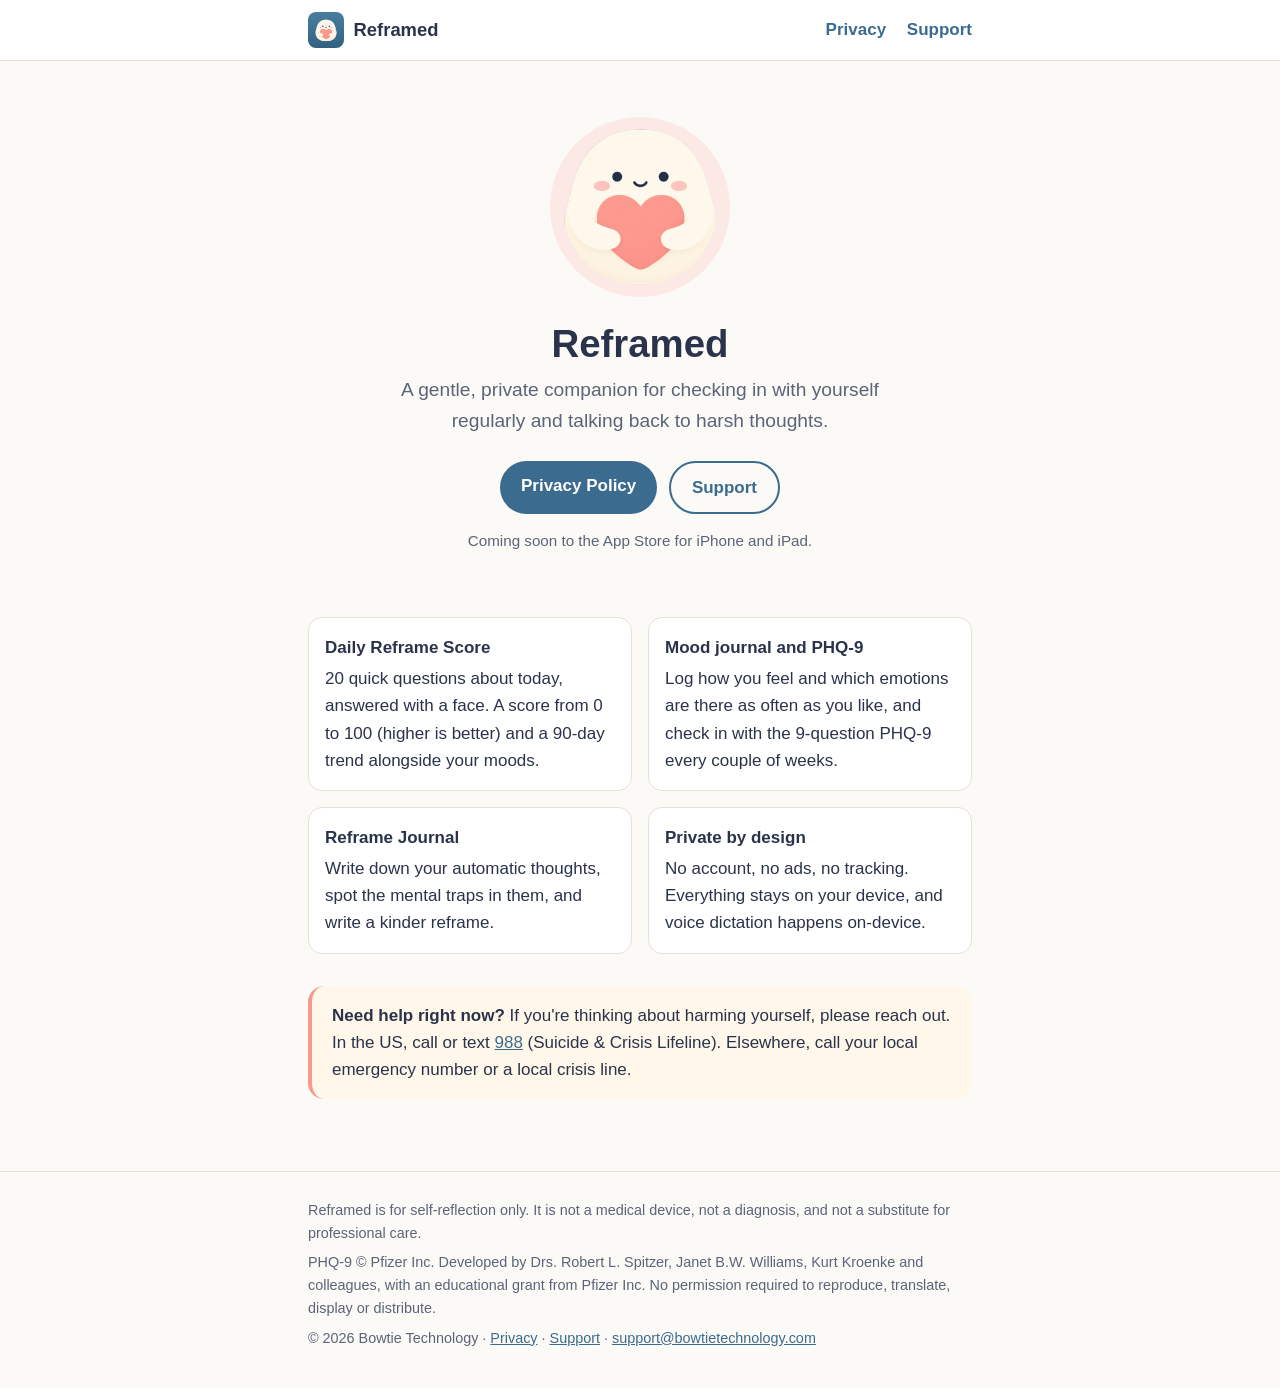
<file: index.html>
<!doctype html>
<html lang="en">
<head>
  <meta charset="utf-8">
  <meta name="viewport" content="width=device-width, initial-scale=1">
  <title>Reframed: Mood &amp; Thoughts</title>
  <meta name="description" content="Reframed is a gentle, private self-help app with a Daily Reframe Score, a mood journal, PHQ-9 check-ins, and a Reframe Journal for working through unkind thoughts. No account, no tracking, everything stays on your device.">
  <meta name="referrer" content="no-referrer">
  <link rel="icon" type="image/png" href="favicon.png">
  <link rel="apple-touch-icon" href="apple-touch-icon.png">
  <link rel="stylesheet" href="assets/style.css">
</head>
<body>
  <a class="skip" href="#main">Skip to content</a>
  <header class="site">
    <div class="inner">
      <a class="brand" href="./"><img src="assets/app-icon.png" alt="">Reframed</a>
      <nav class="site" aria-label="Main">
        <a href="privacy/">Privacy</a>
        <a href="support/">Support</a>
      </nav>
    </div>
  </header>

  <main id="main">
    <section class="hero">
      <img class="mascot" src="assets/mascot-256.png" width="180" height="180" alt="Heart Hugger, a soft cream character hugging a coral heart">
      <h1>Reframed</h1>
      <p class="tagline">A gentle, private companion for checking in with yourself regularly and talking back to harsh thoughts.</p>
      <div class="buttons">
        <a class="button" href="privacy/">Privacy Policy</a>
        <a class="button secondary" href="support/">Support</a>
      </div>
      <p class="coming-soon">Coming soon to the App Store for iPhone and iPad.</p>
    </section>

    <ul class="features">
      <li><strong>Daily Reframe Score</strong>20 quick questions about today, answered with a face. A score from 0 to 100 (higher is better) and a 90-day trend alongside your moods.</li>
      <li><strong>Mood journal and PHQ-9</strong>Log how you feel and which emotions are there as often as you like, and check in with the 9-question PHQ-9 every couple of weeks.</li>
      <li><strong>Reframe Journal</strong>Write down your automatic thoughts, spot the mental traps in them, and write a kinder reframe.</li>
      <li><strong>Private by design</strong>No account, no ads, no tracking. Everything stays on your device, and voice dictation happens on-device.</li>
    </ul>

    <div class="card crisis">
      <p><strong>Need help right now?</strong> If you're thinking about harming yourself, please reach out. In the US, call or text <a href="tel:988">988</a> (Suicide &amp; Crisis Lifeline). Elsewhere, call your local emergency number or a local crisis line.</p>
    </div>
  </main>

  <footer class="site">
    <div class="inner">
      <p>Reframed is for self-reflection only. It is not a medical device, not a diagnosis, and not a substitute for professional care.</p>
      <p>PHQ-9 &copy; Pfizer Inc. Developed by Drs. Robert L. Spitzer, Janet B.W. Williams, Kurt Kroenke and colleagues, with an educational grant from Pfizer Inc. No permission required to reproduce, translate, display or distribute.</p>
      <p>&copy; 2026 Bowtie Technology &middot; <a href="privacy/">Privacy</a> &middot; <a href="support/">Support</a> &middot; <a href="mailto:support@bowtietechnology.com">support@bowtietechnology.com</a></p>
    </div>
  </footer>
</body>
</html>
</file>
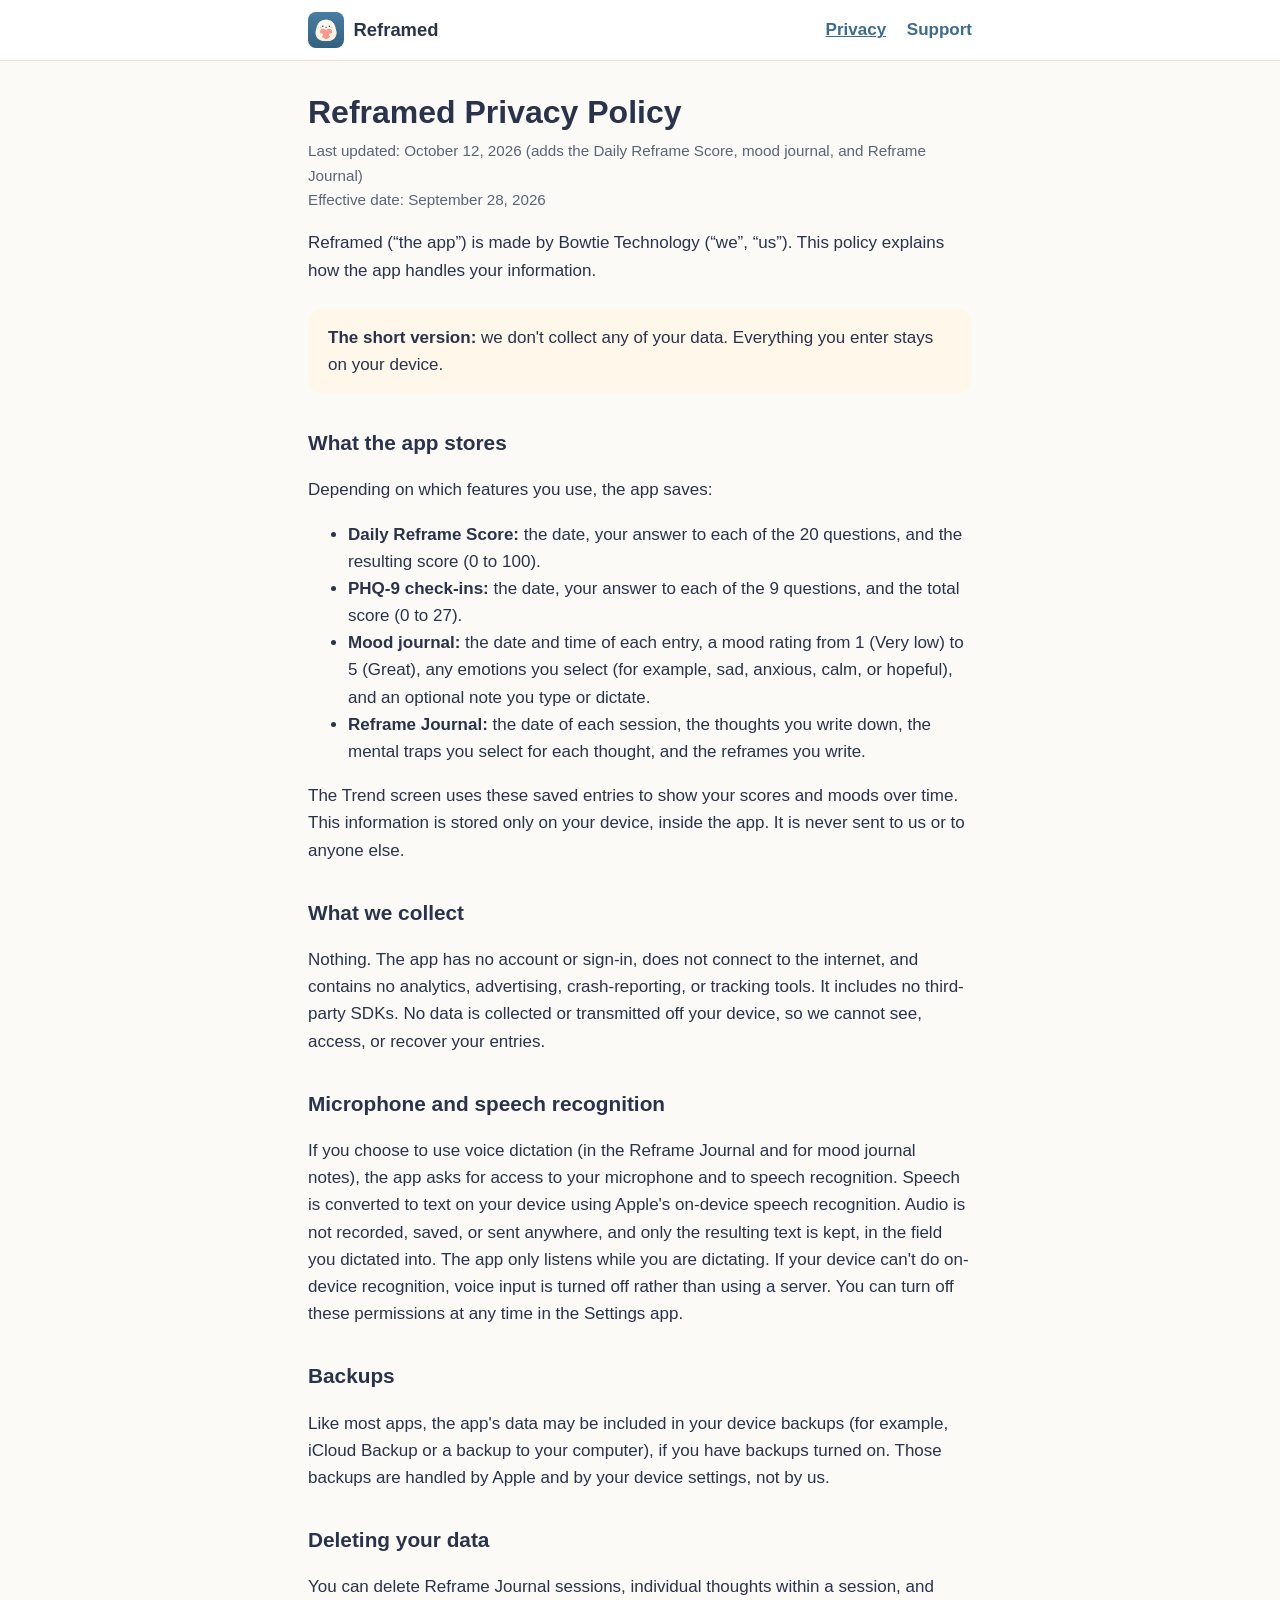
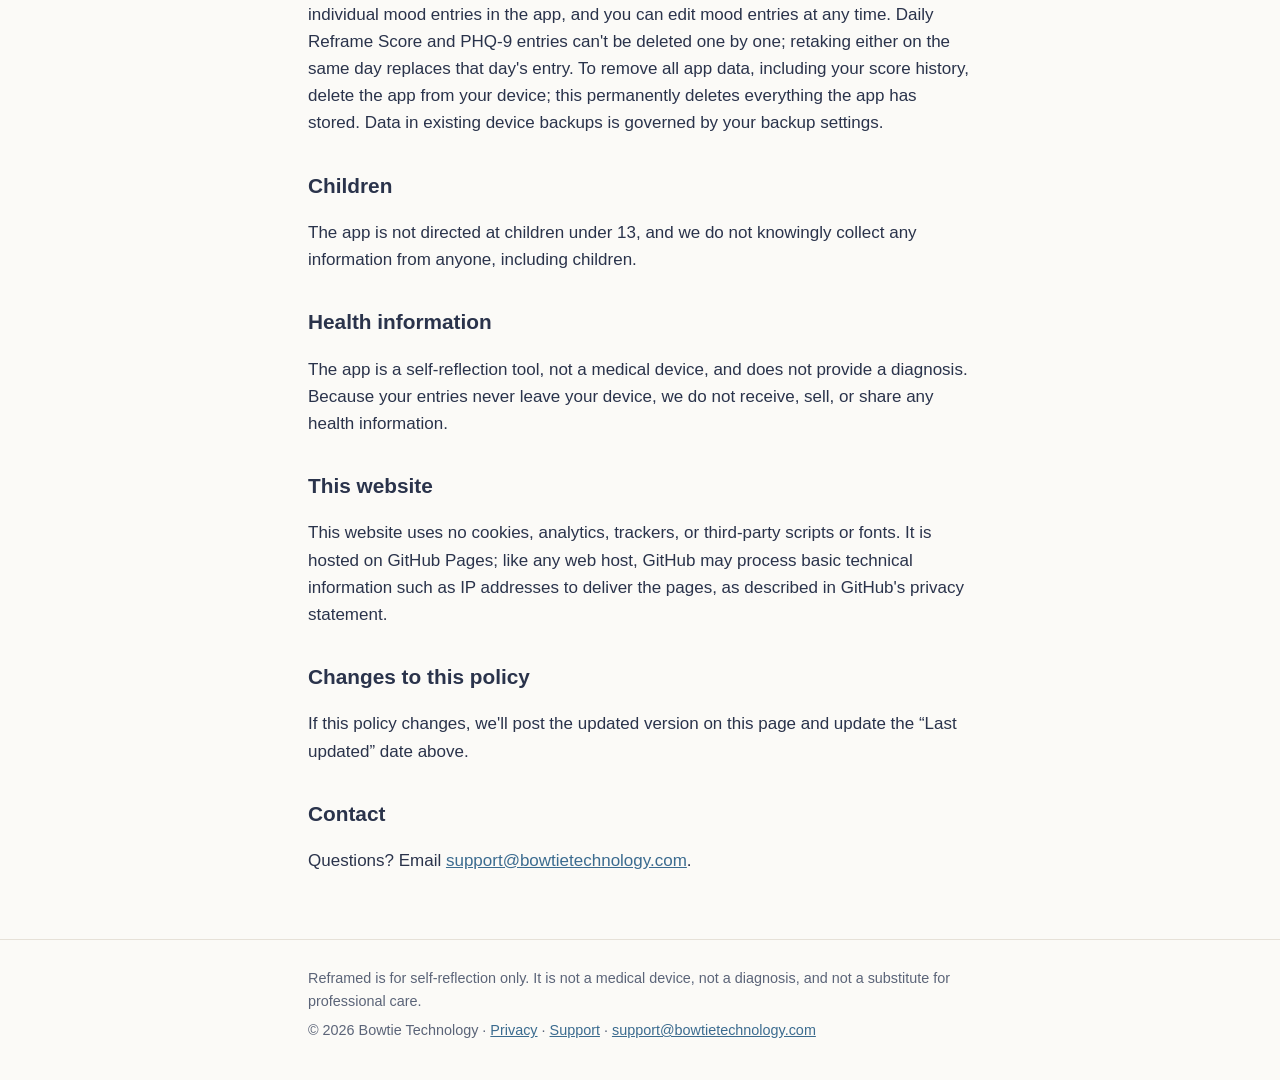
<file: privacy/index.html>
<!doctype html>
<html lang="en">
<head>
  <meta charset="utf-8">
  <meta name="viewport" content="width=device-width, initial-scale=1">
  <title>Privacy Policy – Reframed</title>
  <meta name="description" content="Reframed does not collect any data. Everything you enter stays on your device.">
  <meta name="referrer" content="no-referrer">
  <link rel="icon" type="image/png" href="../favicon.png">
  <link rel="apple-touch-icon" href="../apple-touch-icon.png">
  <link rel="stylesheet" href="../assets/style.css">
</head>
<body>
  <a class="skip" href="#main">Skip to content</a>
  <header class="site">
    <div class="inner">
      <a class="brand" href="../"><img src="../assets/app-icon.png" alt="">Reframed</a>
      <nav class="site" aria-label="Main">
        <a href="./" aria-current="page">Privacy</a>
        <a href="../support/">Support</a>
      </nav>
    </div>
  </header>

  <main id="main">
    <h1>Reframed Privacy Policy</h1>
    <p class="meta">Last updated: October 12, 2026 (adds the Daily Reframe Score, mood journal, and Reframe Journal)<br>Effective date: September 28, 2026</p>

    <p>Reframed (&ldquo;the app&rdquo;) is made by Bowtie Technology (&ldquo;we&rdquo;, &ldquo;us&rdquo;). This policy explains how the app handles your information.</p>

    <div class="card">
      <p><strong>The short version:</strong> we don't collect any of your data. Everything you enter stays on your device.</p>
    </div>

    <h2>What the app stores</h2>
    <p>Depending on which features you use, the app saves:</p>
    <ul>
      <li><strong>Daily Reframe Score:</strong> the date, your answer to each of the 20 questions, and the resulting score (0 to 100).</li>
      <li><strong>PHQ-9 check-ins:</strong> the date, your answer to each of the 9 questions, and the total score (0 to 27).</li>
      <li><strong>Mood journal:</strong> the date and time of each entry, a mood rating from 1 (Very low) to 5 (Great), any emotions you select (for example, sad, anxious, calm, or hopeful), and an optional note you type or dictate.</li>
      <li><strong>Reframe Journal:</strong> the date of each session, the thoughts you write down, the mental traps you select for each thought, and the reframes you write.</li>
    </ul>
    <p>The Trend screen uses these saved entries to show your scores and moods over time. This information is stored only on your device, inside the app. It is never sent to us or to anyone else.</p>

    <h2>What we collect</h2>
    <p>Nothing. The app has no account or sign-in, does not connect to the internet, and contains no analytics, advertising, crash-reporting, or tracking tools. It includes no third-party SDKs. No data is collected or transmitted off your device, so we cannot see, access, or recover your entries.</p>

    <h2>Microphone and speech recognition</h2>
    <p>If you choose to use voice dictation (in the Reframe Journal and for mood journal notes), the app asks for access to your microphone and to speech recognition. Speech is converted to text on your device using Apple's on-device speech recognition. Audio is not recorded, saved, or sent anywhere, and only the resulting text is kept, in the field you dictated into. The app only listens while you are dictating. If your device can't do on-device recognition, voice input is turned off rather than using a server. You can turn off these permissions at any time in the Settings app.</p>

    <h2>Backups</h2>
    <p>Like most apps, the app's data may be included in your device backups (for example, iCloud Backup or a backup to your computer), if you have backups turned on. Those backups are handled by Apple and by your device settings, not by us.</p>

    <h2>Deleting your data</h2>
    <p>You can delete Reframe Journal sessions, individual thoughts within a session, and individual mood entries in the app, and you can edit mood entries at any time. Daily Reframe Score and PHQ-9 entries can't be deleted one by one; retaking either on the same day replaces that day's entry. To remove all app data, including your score history, delete the app from your device; this permanently deletes everything the app has stored. Data in existing device backups is governed by your backup settings.</p>

    <h2>Children</h2>
    <p>The app is not directed at children under 13, and we do not knowingly collect any information from anyone, including children.</p>

    <h2>Health information</h2>
    <p>The app is a self-reflection tool, not a medical device, and does not provide a diagnosis. Because your entries never leave your device, we do not receive, sell, or share any health information.</p>

    <h2>This website</h2>
    <p>This website uses no cookies, analytics, trackers, or third-party scripts or fonts. It is hosted on GitHub Pages; like any web host, GitHub may process basic technical information such as IP addresses to deliver the pages, as described in GitHub's privacy statement.</p>

    <h2>Changes to this policy</h2>
    <p>If this policy changes, we'll post the updated version on this page and update the &ldquo;Last updated&rdquo; date above.</p>

    <h2>Contact</h2>
    <p>Questions? Email <a href="mailto:support@bowtietechnology.com">support@bowtietechnology.com</a>.</p>
  </main>

  <footer class="site">
    <div class="inner">
      <p>Reframed is for self-reflection only. It is not a medical device, not a diagnosis, and not a substitute for professional care.</p>
      <p>&copy; 2026 Bowtie Technology &middot; <a href="./">Privacy</a> &middot; <a href="../support/">Support</a> &middot; <a href="mailto:support@bowtietechnology.com">support@bowtietechnology.com</a></p>
    </div>
  </footer>
</body>
</html>
</file>
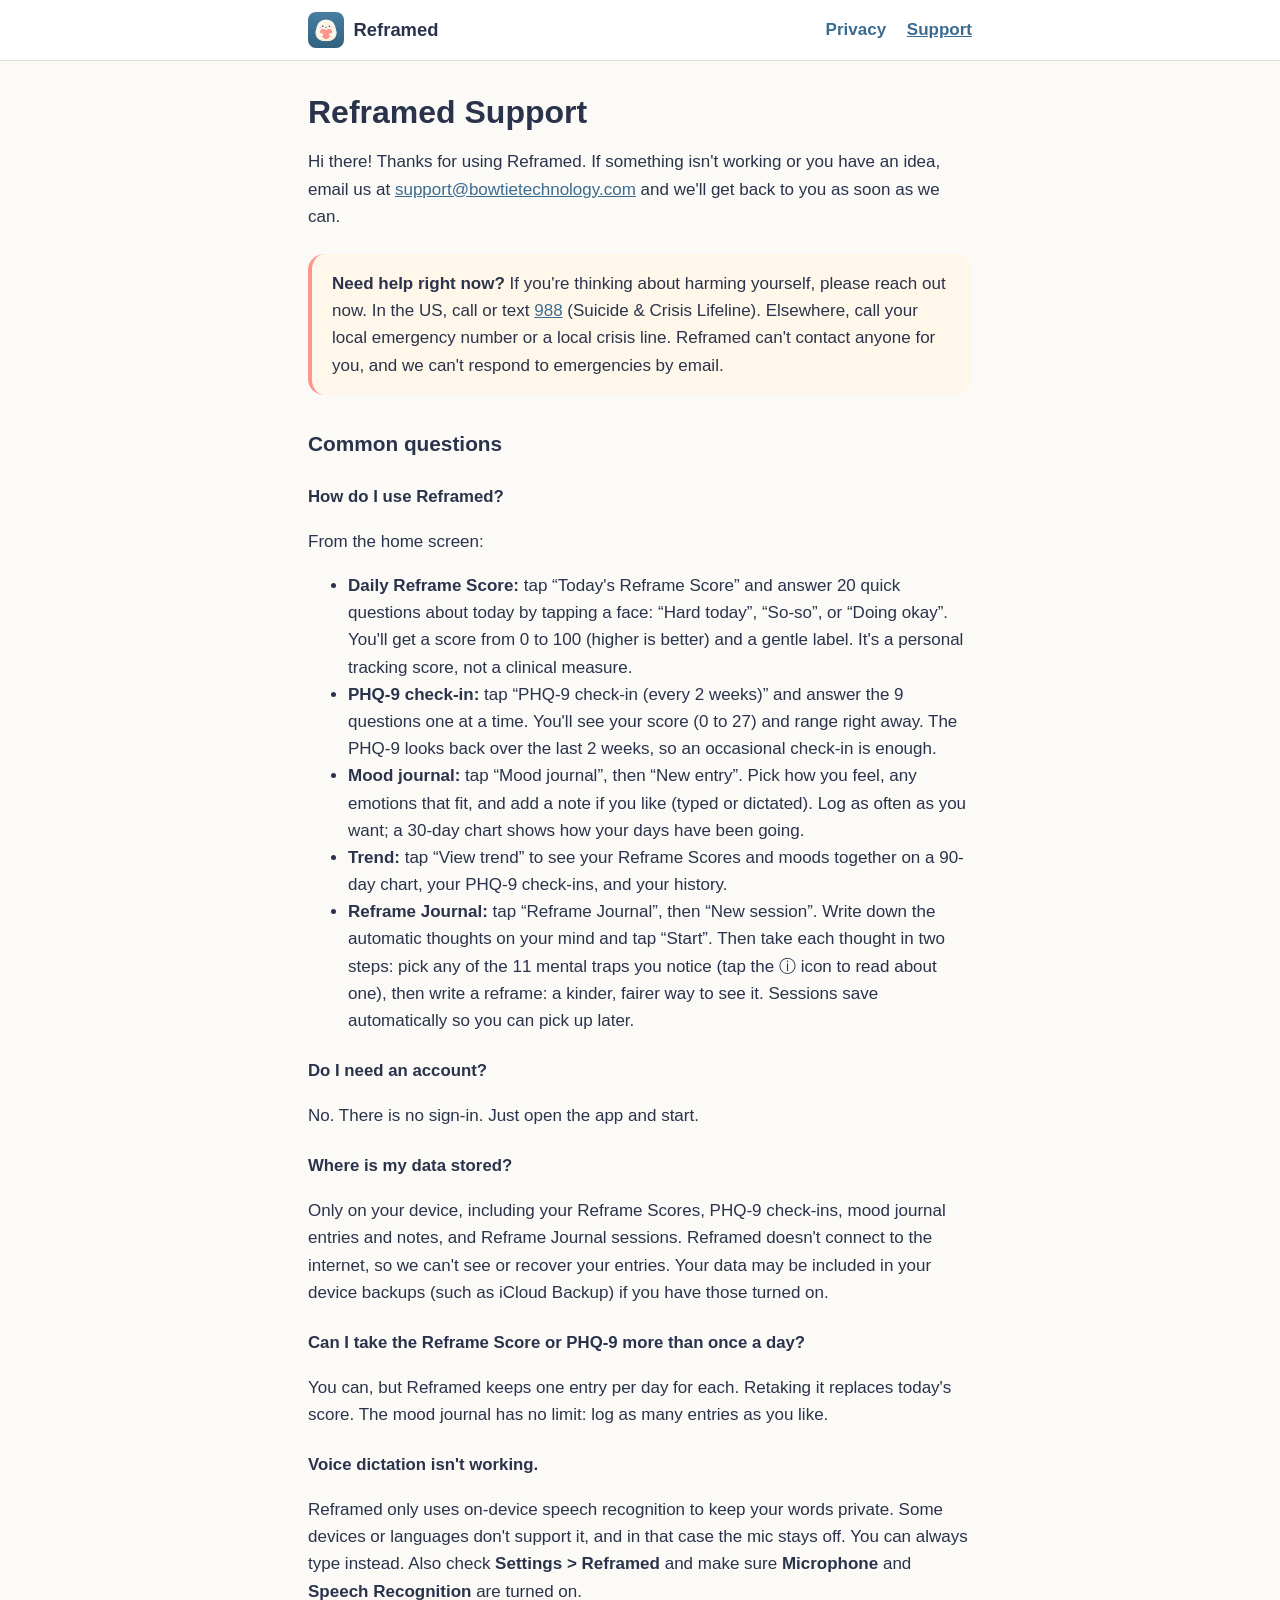
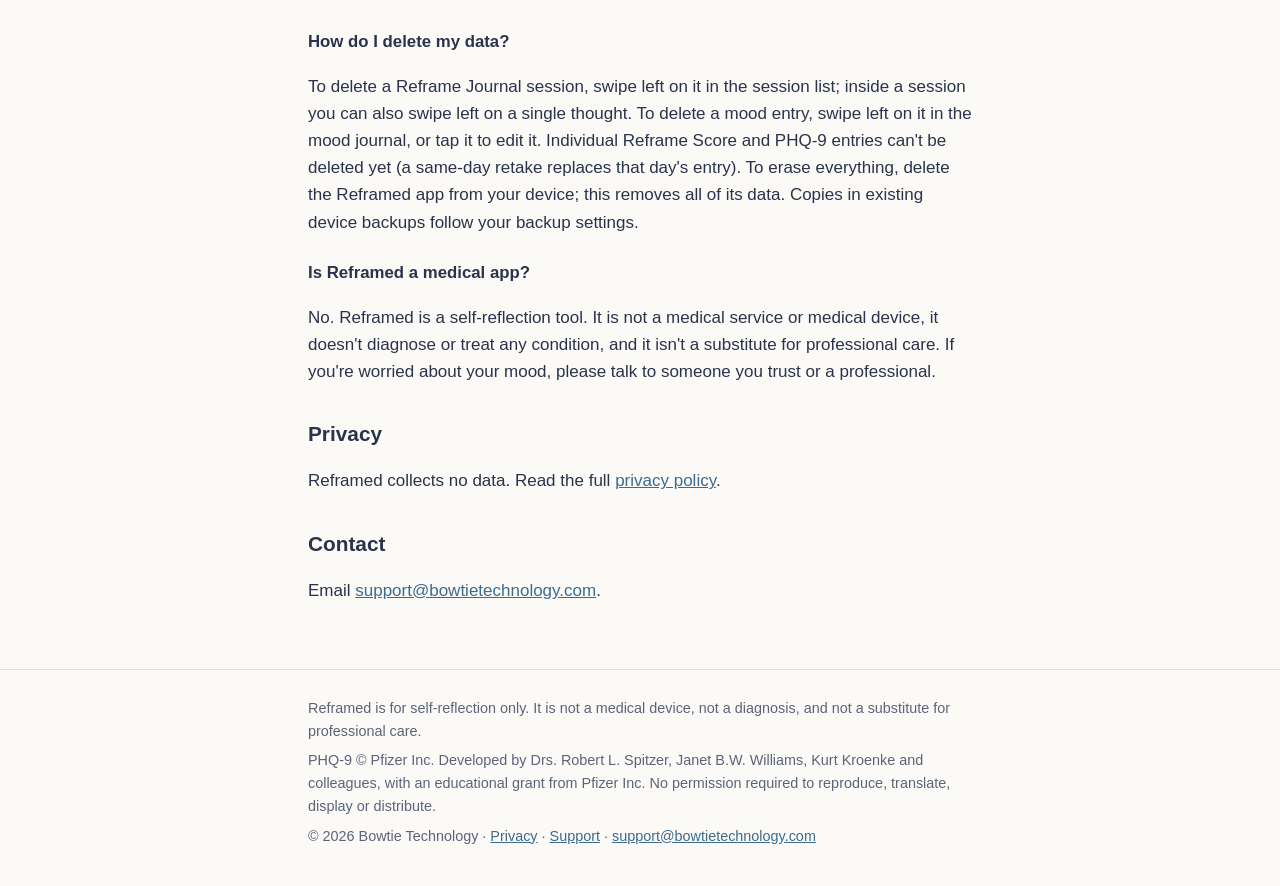
<file: support/index.html>
<!doctype html>
<html lang="en">
<head>
  <meta charset="utf-8">
  <meta name="viewport" content="width=device-width, initial-scale=1">
  <title>Support – Reframed</title>
  <meta name="description" content="Help and frequently asked questions for Reframed.">
  <meta name="referrer" content="no-referrer">
  <link rel="icon" type="image/png" href="../favicon.png">
  <link rel="apple-touch-icon" href="../apple-touch-icon.png">
  <link rel="stylesheet" href="../assets/style.css">
</head>
<body>
  <a class="skip" href="#main">Skip to content</a>
  <header class="site">
    <div class="inner">
      <a class="brand" href="../"><img src="../assets/app-icon.png" alt="">Reframed</a>
      <nav class="site" aria-label="Main">
        <a href="../privacy/">Privacy</a>
        <a href="./" aria-current="page">Support</a>
      </nav>
    </div>
  </header>

  <main id="main">
    <h1>Reframed Support</h1>
    <p>Hi there! Thanks for using Reframed. If something isn't working or you have an idea, email us at <a href="mailto:support@bowtietechnology.com">support@bowtietechnology.com</a> and we'll get back to you as soon as we can.</p>

    <div class="card crisis">
      <p><strong>Need help right now?</strong> If you're thinking about harming yourself, please reach out now. In the US, call or text <a href="tel:988">988</a> (Suicide &amp; Crisis Lifeline). Elsewhere, call your local emergency number or a local crisis line. Reframed can't contact anyone for you, and we can't respond to emergencies by email.</p>
    </div>

    <h2>Common questions</h2>

    <h3>How do I use Reframed?</h3>
    <p>From the home screen:</p>
    <ul>
      <li><strong>Daily Reframe Score:</strong> tap &ldquo;Today's Reframe Score&rdquo; and answer 20 quick questions about today by tapping a face: &ldquo;Hard today&rdquo;, &ldquo;So-so&rdquo;, or &ldquo;Doing okay&rdquo;. You'll get a score from 0 to 100 (higher is better) and a gentle label. It's a personal tracking score, not a clinical measure.</li>
      <li><strong>PHQ-9 check-in:</strong> tap &ldquo;PHQ-9 check-in (every 2 weeks)&rdquo; and answer the 9 questions one at a time. You'll see your score (0 to 27) and range right away. The PHQ-9 looks back over the last 2 weeks, so an occasional check-in is enough.</li>
      <li><strong>Mood journal:</strong> tap &ldquo;Mood journal&rdquo;, then &ldquo;New entry&rdquo;. Pick how you feel, any emotions that fit, and add a note if you like (typed or dictated). Log as often as you want; a 30-day chart shows how your days have been going.</li>
      <li><strong>Trend:</strong> tap &ldquo;View trend&rdquo; to see your Reframe Scores and moods together on a 90-day chart, your PHQ-9 check-ins, and your history.</li>
      <li><strong>Reframe Journal:</strong> tap &ldquo;Reframe Journal&rdquo;, then &ldquo;New session&rdquo;. Write down the automatic thoughts on your mind and tap &ldquo;Start&rdquo;. Then take each thought in two steps: pick any of the 11 mental traps you notice (tap the &#9432; icon to read about one), then write a reframe: a kinder, fairer way to see it. Sessions save automatically so you can pick up later.</li>
    </ul>

    <h3>Do I need an account?</h3>
    <p>No. There is no sign-in. Just open the app and start.</p>

    <h3>Where is my data stored?</h3>
    <p>Only on your device, including your Reframe Scores, PHQ-9 check-ins, mood journal entries and notes, and Reframe Journal sessions. Reframed doesn't connect to the internet, so we can't see or recover your entries. Your data may be included in your device backups (such as iCloud Backup) if you have those turned on.</p>

    <h3>Can I take the Reframe Score or PHQ-9 more than once a day?</h3>
    <p>You can, but Reframed keeps one entry per day for each. Retaking it replaces today's score. The mood journal has no limit: log as many entries as you like.</p>

    <h3>Voice dictation isn't working.</h3>
    <p>Reframed only uses on-device speech recognition to keep your words private. Some devices or languages don't support it, and in that case the mic stays off. You can always type instead. Also check <strong>Settings &gt; Reframed</strong> and make sure <strong>Microphone</strong> and <strong>Speech Recognition</strong> are turned on.</p>

    <h3>How do I delete my data?</h3>
    <p>To delete a Reframe Journal session, swipe left on it in the session list; inside a session you can also swipe left on a single thought. To delete a mood entry, swipe left on it in the mood journal, or tap it to edit it. Individual Reframe Score and PHQ-9 entries can't be deleted yet (a same-day retake replaces that day's entry). To erase everything, delete the Reframed app from your device; this removes all of its data. Copies in existing device backups follow your backup settings.</p>

    <h3>Is Reframed a medical app?</h3>
    <p>No. Reframed is a self-reflection tool. It is not a medical service or medical device, it doesn't diagnose or treat any condition, and it isn't a substitute for professional care. If you're worried about your mood, please talk to someone you trust or a professional.</p>

    <h2>Privacy</h2>
    <p>Reframed collects no data. Read the full <a href="../privacy/">privacy policy</a>.</p>

    <h2>Contact</h2>
    <p>Email <a href="mailto:support@bowtietechnology.com">support@bowtietechnology.com</a>.</p>
  </main>

  <footer class="site">
    <div class="inner">
      <p>Reframed is for self-reflection only. It is not a medical device, not a diagnosis, and not a substitute for professional care.</p>
      <p>PHQ-9 &copy; Pfizer Inc. Developed by Drs. Robert L. Spitzer, Janet B.W. Williams, Kurt Kroenke and colleagues, with an educational grant from Pfizer Inc. No permission required to reproduce, translate, display or distribute.</p>
      <p>&copy; 2026 Bowtie Technology &middot; <a href="../privacy/">Privacy</a> &middot; <a href="./">Support</a> &middot; <a href="mailto:support@bowtietechnology.com">support@bowtietechnology.com</a></p>
    </div>
  </footer>
</body>
</html>
</file>
<file: assets/style.css>
:root {
  --blue: #3B6B8F;
  --coral: #FC978D;
  --cream: #FFF7EA;
  --ink: #2A334B;
  --bg: #FBFAF7;
  --surface: #FFFFFF;
  --text: #2A334B;
  --muted: #5B6478;
  --border: #E6E1D8;
  --link: #3B6B8F;
  --halo: rgba(252, 151, 141, 0.18);
  color-scheme: light dark;
}

@media (prefers-color-scheme: dark) {
  :root {
    --blue: #739EB5;
    --coral: #F4A59C;
    --cream: #3B342C;
    --bg: #15181F;
    --surface: #1E222B;
    --text: #EDEAE4;
    --muted: #A9AFBC;
    --border: #2F3440;
    --link: #8DB6CC;
    --halo: rgba(244, 165, 156, 0.18);
  }
}

* { box-sizing: border-box; }

html { -webkit-text-size-adjust: 100%; }

body {
  margin: 0;
  background: var(--bg);
  color: var(--text);
  font-family: -apple-system, BlinkMacSystemFont, "Segoe UI", Roboto, "Helvetica Neue", Arial, sans-serif;
  font-size: 17px;
  line-height: 1.6;
}

a { color: var(--link); }
a:hover { text-decoration-thickness: 2px; }

.skip {
  position: absolute;
  left: -9999px;
}
.skip:focus { left: 1rem; top: 1rem; background: var(--surface); padding: .5rem 1rem; }

header.site {
  border-bottom: 1px solid var(--border);
  background: var(--surface);
}

header.site .inner,
main,
footer.site .inner {
  max-width: 44rem;
  margin: 0 auto;
  padding: 0 1.25rem;
}

header.site .inner {
  display: flex;
  align-items: center;
  justify-content: space-between;
  gap: 1rem;
  padding-top: .75rem;
  padding-bottom: .75rem;
  flex-wrap: wrap;
}

.brand {
  display: flex;
  align-items: center;
  gap: .6rem;
  font-weight: 700;
  font-size: 1.15rem;
  color: var(--text);
  text-decoration: none;
}
.brand img { width: 36px; height: 36px; border-radius: 8px; }

nav.site a {
  margin-left: 1rem;
  text-decoration: none;
  font-weight: 600;
}
nav.site a:first-child { margin-left: 0; }
nav.site a[aria-current="page"] { text-decoration: underline; }

main { padding-top: 2rem; padding-bottom: 3rem; }

h1 { font-size: 2rem; line-height: 1.2; margin: 0 0 .5rem; }
h2 { font-size: 1.3rem; margin: 2rem 0 .5rem; }
h3 { font-size: 1.05rem; margin: 1.5rem 0 .25rem; }

.meta { color: var(--muted); font-size: .95rem; margin-top: 0; }

.hero { text-align: center; padding: 1.5rem 0 1rem; }
.hero .mascot {
  width: 180px;
  height: 180px;
  border-radius: 50%;
  background: var(--halo);
  padding: 12px;
}
.hero h1 { font-size: 2.4rem; margin-top: 1rem; }
.hero .tagline { font-size: 1.2rem; color: var(--muted); margin: 0 auto 1.5rem; max-width: 32rem; }

.buttons { display: flex; gap: .75rem; justify-content: center; flex-wrap: wrap; }
.button {
  display: inline-block;
  padding: .7rem 1.3rem;
  border-radius: 999px;
  background: var(--blue);
  color: #fff;
  font-weight: 600;
  text-decoration: none;
}
.button.secondary {
  background: transparent;
  color: var(--link);
  border: 2px solid var(--blue);
}
@media (prefers-color-scheme: dark) {
  .button { color: #15181F; }
}

.card {
  background: var(--cream);
  border-radius: 16px;
  padding: 1rem 1.25rem;
  margin: 1.5rem 0;
}
.card p:first-child, .card h2:first-child { margin-top: 0; }
.card p:last-child { margin-bottom: 0; }

.crisis {
  border-left: 4px solid var(--coral);
}

.features { list-style: none; padding: 0; display: grid; gap: 1rem; margin: 2rem 0; }
@media (min-width: 40rem) { .features { grid-template-columns: repeat(2, 1fr); } }
.features li {
  background: var(--surface);
  border: 1px solid var(--border);
  border-radius: 14px;
  padding: 1rem;
}
.features strong { display: block; margin-bottom: .25rem; }

.coming-soon { color: var(--muted); font-size: .95rem; text-align: center; }

footer.site {
  border-top: 1px solid var(--border);
  color: var(--muted);
  font-size: .9rem;
}
footer.site .inner { padding-top: 1.25rem; padding-bottom: 2rem; }
footer.site p { margin: .4rem 0; }
</file>
